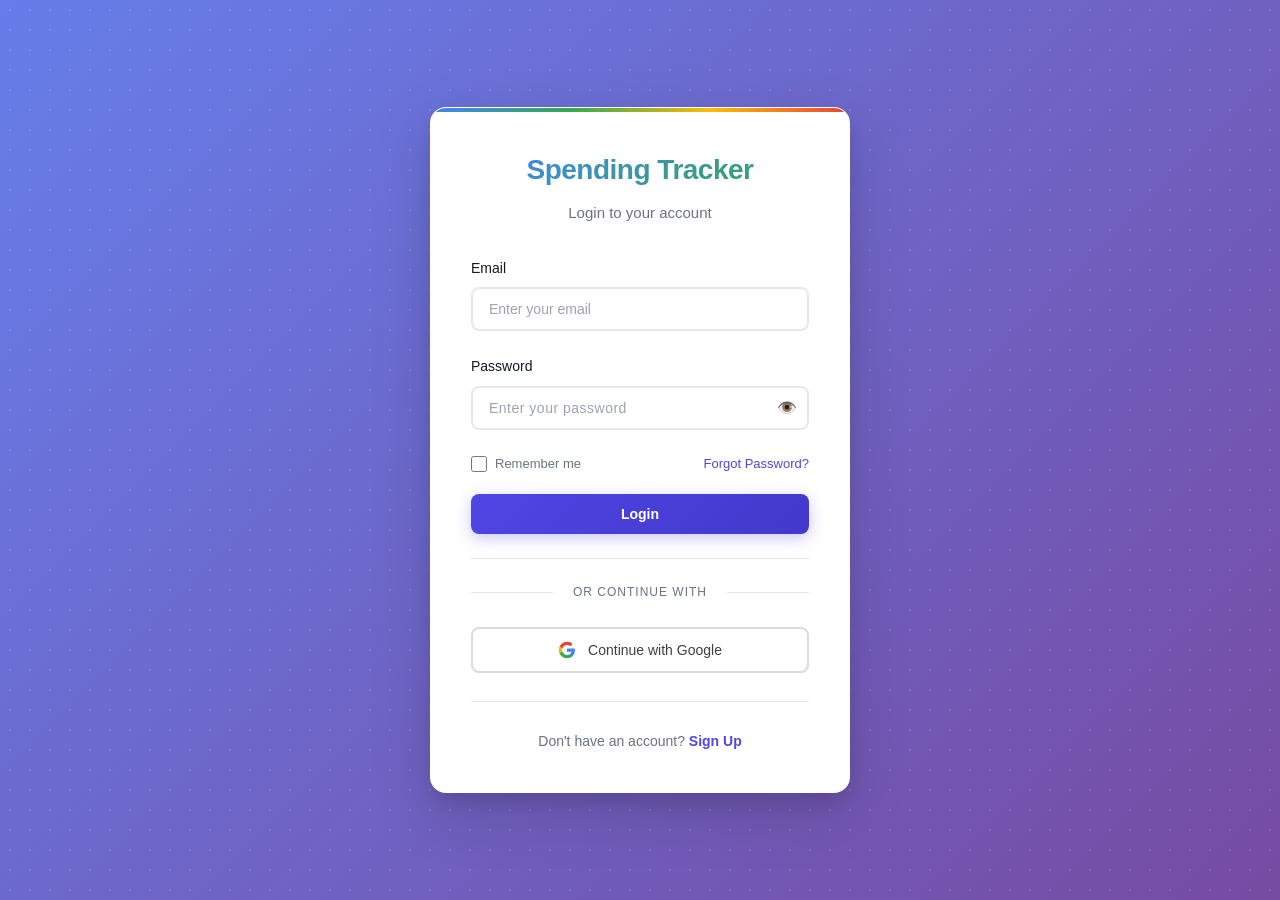
<file: src/main/resources/static/index.html>
<!DOCTYPE html>
<html lang="en">
<head>
    <meta charset="UTF-8">
    <meta name="viewport" content="width=device-width, initial-scale=1.0">
    <title>Spending Tracker - Login</title>
    <link rel="stylesheet" href="css/style.css">
</head>
<body class="auth-page">
    <div class="auth-container">
        <div class="auth-card">
            <div class="auth-header">
                <h1>Spending Tracker</h1>
                <p>Login to your account</p>
            </div>
            <form id="loginForm" class="auth-form">
                <div class="form-group">
                    <label for="email">Email</label>
                    <input type="email" id="email" name="email" required placeholder="Enter your email">
                </div>
                <div class="form-group">
                    <label for="password">Password</label>
                    <div class="password-input-wrapper">
                        <input type="password" id="password" name="password" required placeholder="Enter your password">
                        <button type="button" class="password-toggle" data-target="password" aria-label="Toggle password visibility">
                            <span class="eye-icon">👁️</span>
                        </button>
                    </div>
                </div>
                <div class="form-options">
                    <label class="remember-me">
                        <input type="checkbox" id="rememberMe">
                        <span>Remember me</span>
                    </label>
                    <a href="#" id="forgotPasswordLink" class="forgot-password">Forgot Password?</a>
                </div>
                <button type="submit" class="btn btn-primary btn-full">Login</button>
            </form>
            
            <!-- OAuth2 Login Options -->
            <div class="oauth-section">
                <div class="divider">
                    <span>or continue with</span>
                </div>
                <div class="oauth-buttons">
                    <button type="button" class="btn google-btn oauth-btn" onclick="handleGoogleLogin()">
                        <svg class="google-logo" viewBox="0 0 24 24" xmlns="http://www.w3.org/2000/svg">
                            <path d="M22.56 12.25c0-.78-.07-1.53-.2-2.25H12v4.26h5.92c-.26 1.37-1.04 2.53-2.21 3.31v2.77h3.57c2.08-1.92 3.28-4.74 3.28-8.09z" fill="#4285F4"/>
                            <path d="M12 23c2.97 0 5.46-.98 7.28-2.66l-3.57-2.77c-.98.66-2.23 1.06-3.71 1.06-2.86 0-5.29-1.93-6.16-4.53H2.18v2.84C3.99 20.53 7.7 23 12 23z" fill="#34A853"/>
                            <path d="M5.84 14.09c-.22-.66-.35-1.36-.35-2.09s.13-1.43.35-2.09V7.07H2.18C1.43 8.55 1 10.22 1 12s.43 3.45 1.18 4.93l2.85-2.22.81-.62z" fill="#FBBC05"/>
                            <path d="M12 5.38c1.62 0 3.06.56 4.21 1.64l3.15-3.15C17.45 2.09 14.97 1 12 1 7.7 1 3.99 3.47 2.18 7.07l3.66 2.84c.87-2.6 3.3-4.53 6.16-4.53z" fill="#EA4335"/>
                        </svg>
                        Continue with Google
                    </button>
                </div>
            </div>
            
            <div class="auth-footer">
                <p>Don't have an account? <a href="signup.html">Sign Up</a></p>
            </div>
        </div>
    </div>

    <!-- Forgot Password Modal -->
    <div id="forgotPasswordModal" class="modal">
        <div class="modal-content">
            <div class="modal-header">
                <h2>Reset Password</h2>
                <button class="modal-close" id="closeForgotPasswordModal">&times;</button>
            </div>
            <form id="forgotPasswordForm" class="auth-form">
                <div class="form-group">
                    <label for="resetEmail">Email</label>
                    <input type="email" id="resetEmail" name="email" required placeholder="Enter your registered email">
                </div>
                <button type="submit" class="btn btn-primary btn-full">Send OTP</button>
            </form>
        </div>
    </div>

    <!-- OTP Verification Modal -->
    <div id="otpModal" class="modal">
        <div class="modal-content">
            <div class="modal-header">
                <h2>Verify OTP</h2>
                <button class="modal-close" id="closeOtpModal">&times;</button>
            </div>
            <form id="otpForm" class="auth-form">
                <div class="form-group">
                    <label for="otpCode">OTP Code</label>
                    <input type="text" id="otpCode" name="otp" required placeholder="Enter 6-digit OTP">
                </div>
                <div class="form-group">
                    <label for="newPassword">New Password</label>
                    <div class="password-input-wrapper">
                        <input type="password" id="newPassword" name="newPassword" required placeholder="Enter new password" minlength="6">
                        <button type="button" class="password-toggle" data-target="newPassword" aria-label="Toggle password visibility">
                            <span class="eye-icon">👁️</span>
                        </button>
                    </div>
                </div>
                <div class="form-group">
                    <label for="confirmNewPassword">Confirm New Password</label>
                    <div class="password-input-wrapper">
                        <input type="password" id="confirmNewPassword" name="confirmNewPassword" required placeholder="Confirm new password" minlength="6">
                        <button type="button" class="password-toggle" data-target="confirmNewPassword" aria-label="Toggle password visibility">
                            <span class="eye-icon">👁️</span>
                        </button>
                    </div>
                </div>
                <button type="submit" class="btn btn-primary btn-full">Reset Password</button>
            </form>
        </div>
    </div>

    <div id="messageContainer" class="message-container"></div>
    <script src="js/auth.js"></script>
</body>
</html>
</file>
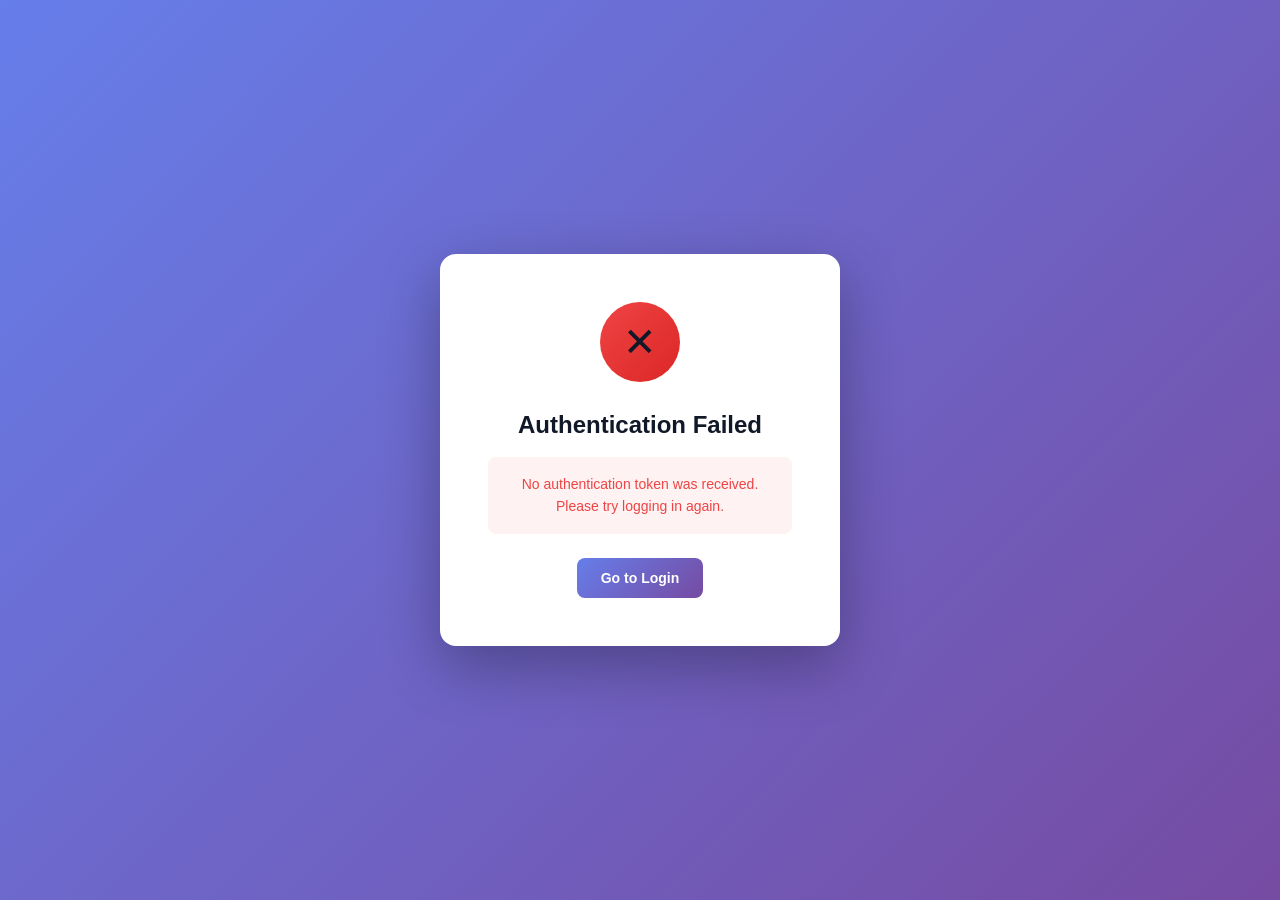
<file: src/main/resources/static/oauth-success.html>
<!DOCTYPE html>
<html lang="en">
<head>
    <meta charset="UTF-8">
    <meta name="viewport" content="width=device-width, initial-scale=1.0">
    <title>Spending Tracker - Authentication Successful</title>
    <link rel="stylesheet" href="css/style.css">
    <style>
        .oauth-success-container {
            min-height: 100vh;
            display: flex;
            align-items: center;
            justify-content: center;
            background: linear-gradient(135deg, #667eea 0%, #764ba2 100%);
        }

        .oauth-success-card {
            background: white;
            border-radius: 16px;
            padding: 48px;
            text-align: center;
            box-shadow: 0 20px 60px rgba(0, 0, 0, 0.3);
            max-width: 400px;
            width: 90%;
        }

        .success-icon {
            width: 80px;
            height: 80px;
            margin: 0 auto 24px;
            background: linear-gradient(135deg, #10b981 0%, #059669 100%);
            border-radius: 50%;
            display: flex;
            align-items: center;
            justify-content: center;
            font-size: 40px;
            animation: scaleIn 0.5s ease-out;
        }

        @keyframes scaleIn {
            0% {
                transform: scale(0);
                opacity: 0;
            }
            50% {
                transform: scale(1.1);
            }
            100% {
                transform: scale(1);
                opacity: 1;
            }
        }

        .oauth-success-card h1 {
            color: #111827;
            margin-bottom: 12px;
            font-size: 24px;
        }

        .oauth-success-card p {
            color: #6b7280;
            margin-bottom: 24px;
            font-size: 14px;
        }

        .loading-spinner {
            width: 24px;
            height: 24px;
            border: 3px solid #e5e7eb;
            border-top-color: #667eea;
            border-radius: 50%;
            animation: spin 1s linear infinite;
            margin: 0 auto;
        }

        @keyframes spin {
            to {
                transform: rotate(360deg);
            }
        }

        .error-icon {
            background: linear-gradient(135deg, #ef4444 0%, #dc2626 100%);
        }

        .error-message {
            color: #ef4444;
            background: #fef2f2;
            padding: 16px;
            border-radius: 8px;
            margin-bottom: 24px;
            font-size: 14px;
        }

        .btn {
            display: inline-block;
            padding: 12px 24px;
            background: linear-gradient(135deg, #667eea 0%, #764ba2 100%);
            color: white;
            border: none;
            border-radius: 8px;
            font-size: 14px;
            font-weight: 600;
            cursor: pointer;
            text-decoration: none;
            transition: transform 0.2s, box-shadow 0.2s;
        }

        .btn:hover {
            transform: translateY(-2px);
            box-shadow: 0 4px 12px rgba(102, 126, 234, 0.4);
        }
    </style>
</head>
<body>
    <div class="oauth-success-container">
        <div class="oauth-success-card" id="successCard">
            <div class="loading-spinner" id="loadingSpinner"></div>
            <p id="statusMessage">Processing authentication...</p>
        </div>
    </div>

    <script>
        // OAuth Success Handler
        document.addEventListener('DOMContentLoaded', function() {
            // Get the token from URL query parameters
            const urlParams = new URLSearchParams(window.location.search);
            const token = urlParams.get('token');

            const successCard = document.getElementById('successCard');
            const loadingSpinner = document.getElementById('loadingSpinner');
            const statusMessage = document.getElementById('statusMessage');

            if (token) {
                // Store the token in localStorage
                localStorage.setItem('token', token);

                // Try to decode JWT to get user info (optional)
                try {
                    const tokenPayload = JSON.parse(atob(token.split('.')[1]));
                    if (tokenPayload.sub || tokenPayload.email || tokenPayload.name) {
                        localStorage.setItem('user', JSON.stringify({
                            email: tokenPayload.email || tokenPayload.sub,
                            name: tokenPayload.name || tokenPayload.given_name || tokenPayload.email,
                            firstName: tokenPayload.given_name || tokenPayload.name?.split(' ')[0] || tokenPayload.email?.split('@')[0],
                            loginMethod: 'google'
                        }));
                    }
                } catch (e) {
                    // JWT decoding failed, but token is still valid
                    console.log('Could not decode JWT payload, but token is stored');
                }

                // Show success message
                successCard.innerHTML = `
                    <div class="success-icon">✓</div>
                    <h1>Authentication Successful!</h1>
                    <p>You have been successfully logged in. Redirecting to dashboard...</p>
                    <div class="loading-spinner"></div>
                `;

                // Redirect to dashboard after a short delay
                setTimeout(function() {
                    window.location.href = 'dashboard.html';
                }, 1500);
            } else {
                // No token found - show error
                successCard.innerHTML = `
                    <div class="success-icon error-icon">✕</div>
                    <h1>Authentication Failed</h1>
                    <div class="error-message">
                        No authentication token was received. Please try logging in again.
                    </div>
                    <button class="btn" onclick="window.location.href='index.html'">
                        Go to Login
                    </button>
                `;
            }
        });
    </script>
</body>
</html>
</file>
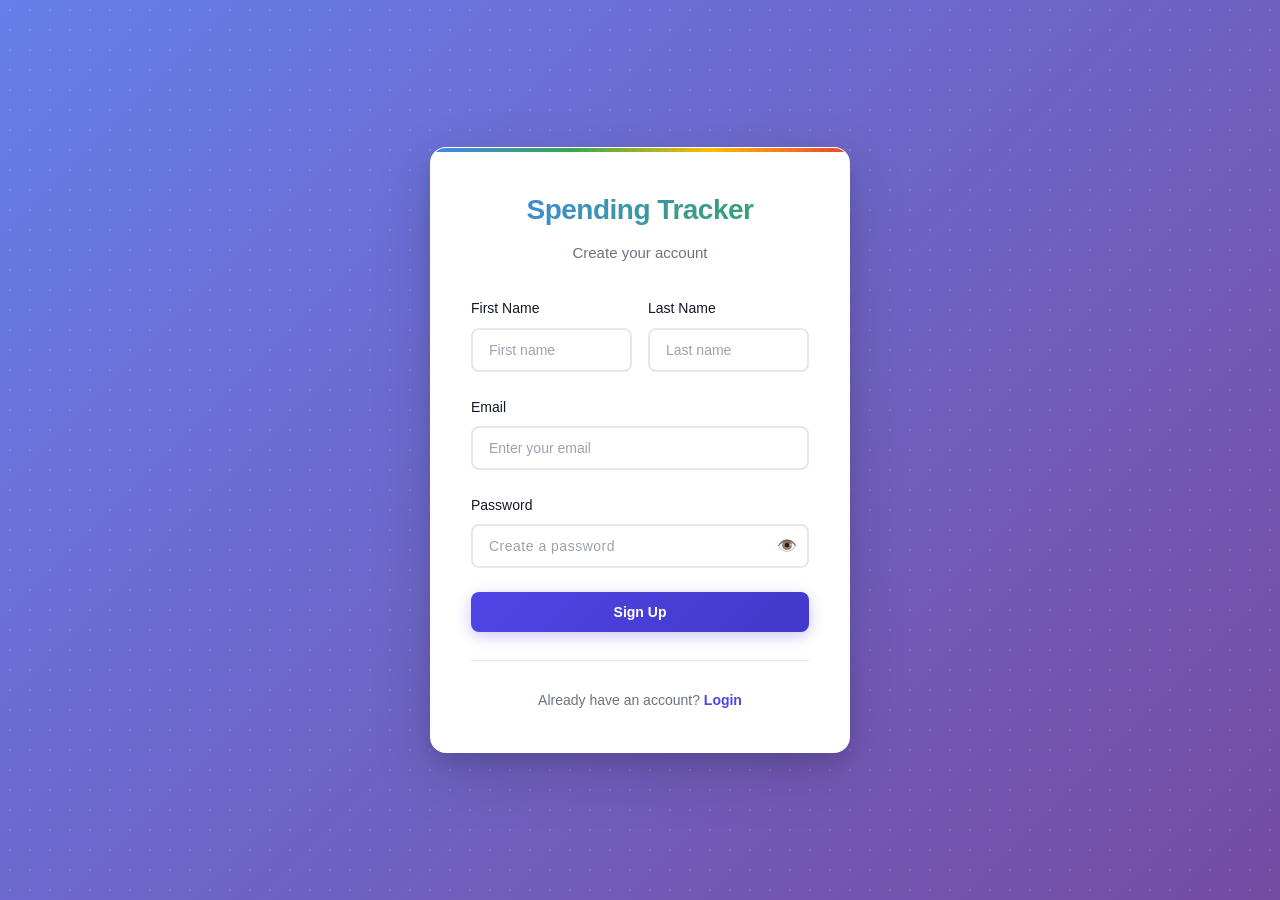
<file: src/main/resources/static/signup.html>
<!DOCTYPE html>
<html lang="en">
<head>
    <meta charset="UTF-8">
    <meta name="viewport" content="width=device-width, initial-scale=1.0">
    <title>Spending Tracker - Sign Up</title>
    <link rel="stylesheet" href="css/style.css">
</head>
<body class="auth-page">
    <div class="auth-container">
        <div class="auth-card">
            <div class="auth-header">
                <h1>Spending Tracker</h1>
                <p>Create your account</p>
            </div>
            <form id="signupForm" class="auth-form">
                <div class="form-row">
                    <div class="form-group">
                        <label for="firstName">First Name</label>
                        <input type="text" id="firstName" name="firstName" required placeholder="First name">
                    </div>
                    <div class="form-group">
                        <label for="lastName">Last Name</label>
                        <input type="text" id="lastName" name="lastName" required placeholder="Last name">
                    </div>
                </div>
                <div class="form-group">
                    <label for="email">Email</label>
                    <input type="email" id="email" name="email" required placeholder="Enter your email">
                </div>
                <div class="form-group">
                    <label for="password">Password</label>
                    <div class="password-input-wrapper">
                        <input type="password" id="password" name="password" required placeholder="Create a password" minlength="6">
                        <button type="button" class="password-toggle" data-target="password" aria-label="Toggle password visibility">
                            <span class="eye-icon">👁️</span>
                        </button>
                    </div>
                </div>
                <button type="submit" class="btn btn-primary btn-full">Sign Up</button>
            </form>
            <div class="auth-footer">
                <p>Already have an account? <a href="index.html">Login</a></p>
            </div>
        </div>
    </div>
    <div id="messageContainer" class="message-container"></div>
    <script src="js/auth.js"></script>
</body>
</html>
</file>
<file: src/main/resources/static/css/style.css>
/* CSS Reset and Base Styles */
* {
    margin: 0;
    padding: 0;
    box-sizing: border-box;
}

:root {
    --primary-color: #4f46e5;
    --primary-hover: #4338ca;
    --secondary-color: #6b7280;
    --success-color: #10b981;
    --danger-color: #ef4444;
    --warning-color: #f59e0b;
    --bg-color: #f3f4f6;
    --card-bg: #ffffff;
    --text-primary: #111827;
    --text-secondary: #6b7280;
    --border-color: #e5e7eb;
    --sidebar-width: 260px;
    --header-height: 60px;
    --transition: all 0.3s ease;
}

/* Dark Theme Variables - Enhanced for Night Use */
[data-theme="dark"] {
    --primary-color: #818cf8;
    --primary-hover: #6366f1;
    --secondary-color: #94a3b8;
    --success-color: #34d399;
    --danger-color: #f87171;
    --warning-color: #fbbf24;
    --bg-color: #0a0a0f;
    --card-bg: #151520;
    --text-primary: #e2e8f0;
    --text-secondary: #94a3b8;
    --border-color: #2a2a3a;
}

body {
    font-family: -apple-system, BlinkMacSystemFont, 'Segoe UI', Roboto, Oxygen, Ubuntu, sans-serif;
    background-color: var(--bg-color);
    color: var(--text-primary);
    line-height: 1.6;
    min-height: 100vh;
}

/* Authentication Pages */
.auth-page {
    display: flex;
    justify-content: center;
    align-items: center;
    min-height: 100vh;
    background: linear-gradient(135deg, #667eea 0%, #764ba2 100%);
    padding: 20px;
}

.auth-container {
    width: 100%;
    max-width: 420px;
}

.auth-card {
    background: var(--card-bg);
    border-radius: 16px;
    padding: 40px;
    box-shadow: 0 20px 60px rgba(0, 0, 0, 0.15);
}

.auth-header {
    text-align: center;
    margin-bottom: 32px;
}

.auth-header h1 {
    color: var(--primary-color);
    font-size: 28px;
    margin-bottom: 8px;
}

.auth-header p {
    color: var(--text-secondary);
    font-size: 14px;
}

.auth-form .form-group {
    margin-bottom: 20px;
}

.auth-form .form-row {
    display: grid;
    grid-template-columns: 1fr 1fr;
    gap: 16px;
}

.auth-footer {
    text-align: center;
    margin-top: 24px;
    padding-top: 24px;
    border-top: 1px solid var(--border-color);
}

.auth-footer a {
    color: var(--primary-color);
    text-decoration: none;
    font-weight: 500;
}

.auth-footer a:hover {
    text-decoration: underline;
}

/* Form Styles */
.form-group {
    margin-bottom: 20px;
}

.form-group label {
    display: block;
    margin-bottom: 8px;
    font-weight: 500;
    color: var(--text-primary);
    font-size: 14px;
}

.form-group input,
.form-group select {
    width: 100%;
    padding: 12px 16px;
    border: 2px solid var(--border-color);
    border-radius: 8px;
    font-size: 14px;
    transition: var(--transition);
    background-color: var(--card-bg);
    color: var(--text-primary);
}

.form-group input:focus,
.form-group select:focus {
    outline: none;
    border-color: var(--primary-color);
    box-shadow: 0 0 0 3px rgba(79, 70, 229, 0.1);
}

.form-group input::placeholder {
    color: #9ca3af;
}

/* Dark mode specific input styles */
[data-theme="dark"] .form-group input,
[data-theme="dark"] .form-group select {
    color: var(--text-primary);
    background-color: var(--card-bg);
    border-color: var(--border-color);
}

[data-theme="dark"] .form-group input::placeholder,
[data-theme="dark"] .form-group select::placeholder {
    color: var(--text-secondary);
}

[data-theme="dark"] .form-group label {
    color: var(--text-primary);
}

/* Button Styles */
.btn {
    display: inline-flex;
    align-items: center;
    justify-content: center;
    padding: 12px 24px;
    border: none;
    border-radius: 8px;
    font-size: 14px;
    font-weight: 600;
    cursor: pointer;
    transition: var(--transition);
    gap: 8px;
}

.btn-primary {
    background-color: var(--primary-color);
    color: white;
}

.btn-primary:hover {
    background-color: var(--primary-hover);
    transform: translateY(-1px);
}

.btn-secondary {
    background-color: var(--secondary-color);
    color: white;
}

.btn-secondary:hover {
    background-color: #4b5563;
}

.btn-outline {
    background-color: transparent;
    color: var(--primary-color);
    border: 2px solid var(--primary-color);
}

.btn-outline:hover {
    background-color: var(--primary-color);
    color: white;
}

.btn-danger {
    background-color: var(--danger-color);
    color: white;
}

.btn-danger:hover {
    background-color: #dc2626;
}

.btn-sm {
    padding: 8px 16px;
    font-size: 13px;
}

.btn-full {
    width: 100%;
}

/* Dashboard Layout */
.dashboard-page {
    background-color: var(--bg-color);
}

.app-container {
    display: flex;
    min-height: 100vh;
}

/* Sidebar */
.sidebar {
    width: var(--sidebar-width);
    background-color: var(--card-bg);
    border-right: 1px solid var(--border-color);
    display: flex;
    flex-direction: column;
    position: fixed;
    height: 100vh;
    left: 0;
    top: 0;
    z-index: 100;
    transition: var(--transition);
}

.sidebar-header {
    padding: 24px;
    border-bottom: 1px solid var(--border-color);
}

.sidebar-header h2 {
    color: var(--primary-color);
    font-size: 20px;
}

.sidebar-nav {
    flex: 1;
    padding: 16px;
}

.nav-item {
    display: flex;
    align-items: center;
    padding: 12px 16px;
    color: var(--text-secondary);
    text-decoration: none;
    border-radius: 8px;
    margin-bottom: 4px;
    transition: var(--transition);
}

.nav-item:hover {
    background-color: var(--bg-color);
    color: var(--text-primary);
}

.nav-item.active {
    background-color: var(--primary-color);
    color: white;
}

.nav-icon {
    font-size: 20px;
    margin-right: 12px;
}

.nav-text {
    font-weight: 500;
}

.sidebar-footer {
    padding: 16px;
    border-top: 1px solid var(--border-color);
}

.welcome-message {
    margin-bottom: 12px;
    padding: 12px 16px;
    background-color: var(--bg-color);
    border-radius: 8px;
    text-align: center;
}

.welcome-text {
    font-weight: 600;
    color: var(--text-primary);
    font-size: 14px;
}

.welcome-text span {
    color: var(--primary-color);
}

/* Main Content */
.main-content {
    flex: 1;
    margin-left: var(--sidebar-width);
    padding: 32px;
    min-height: 100vh;
}

/* Mobile Menu Toggle */
.mobile-menu-toggle {
    display: none;
    position: fixed;
    top: 16px;
    left: 16px;
    z-index: 200;
    background-color: var(--primary-color);
    border: none;
    border-radius: 8px;
    padding: 10px;
    cursor: pointer;
    flex-direction: column;
    gap: 4px;
}

.mobile-menu-toggle span {
    display: block;
    width: 20px;
    height: 2px;
    background-color: white;
    transition: var(--transition);
}

/* Section Styles */
.section {
    display: none;
}

.section.active {
    display: block;
    animation: fadeIn 0.3s ease;
}

@keyframes fadeIn {
    from {
        opacity: 0;
        transform: translateY(10px);
    }
    to {
        opacity: 1;
        transform: translateY(0);
    }
}

.section-header {
    margin-bottom: 32px;
}

.section-header h1 {
    font-size: 28px;
    color: var(--text-primary);
    margin-bottom: 8px;
}

.section-header .subtitle {
    color: var(--text-secondary);
    font-size: 14px;
}

/* Dashboard Cards */
.dashboard-cards {
    display: grid;
    grid-template-columns: repeat(auto-fit, minmax(280px, 1fr));
    gap: 24px;
    margin-bottom: 40px;
}

.card {
    background-color: var(--card-bg);
    border-radius: 12px;
    padding: 24px;
    display: flex;
    align-items: center;
    gap: 20px;
    box-shadow: 0 4px 6px rgba(0, 0, 0, 0.05);
    transition: var(--transition);
}

.card:hover {
    transform: translateY(-4px);
    box-shadow: 0 8px 25px rgba(0, 0, 0, 0.1);
}

.card-icon {
    font-size: 40px;
    width: 70px;
    height: 70px;
    display: flex;
    align-items: center;
    justify-content: center;
    background-color: var(--bg-color);
    border-radius: 12px;
}

.card-content h3 {
    font-size: 14px;
    color: var(--text-secondary);
    margin-bottom: 4px;
    font-weight: 500;
}

.card-value {
    font-size: 28px;
    font-weight: 700;
    color: var(--text-primary);
}

/* Recent Activity */
.recent-activity {
    background-color: var(--card-bg);
    border-radius: 12px;
    padding: 24px;
    box-shadow: 0 4px 6px rgba(0, 0, 0, 0.05);
}

.recent-activity h2 {
    font-size: 18px;
    margin-bottom: 20px;
    color: var(--text-primary);
}

.recent-list {
    display: flex;
    flex-direction: column;
    gap: 12px;
}

.recent-item {
    display: flex;
    justify-content: space-between;
    align-items: center;
    padding: 16px;
    background-color: var(--bg-color);
    border-radius: 8px;
}

.recent-item-info h4 {
    font-size: 14px;
    font-weight: 600;
    margin-bottom: 4px;
}

.recent-item-info p {
    font-size: 12px;
    color: var(--text-secondary);
}

.recent-item-amount {
    font-weight: 700;
    color: var(--danger-color);
}

/* Filter Bar */
.filter-bar {
    display: flex;
    align-items: center;
    gap: 16px;
    margin-bottom: 24px;
    padding: 16px;
    background-color: var(--card-bg);
    border-radius: 8px;
    box-shadow: 0 2px 4px rgba(0, 0, 0, 0.05);
}

.filter-bar label {
    font-weight: 500;
    color: var(--text-secondary);
}

.filter-select {
    padding: 10px 16px;
    border: 2px solid var(--border-color);
    border-radius: 8px;
    font-size: 14px;
    min-width: 200px;
    cursor: pointer;
    transition: var(--transition);
}

.filter-select:focus {
    outline: none;
    border-color: var(--primary-color);
}

/* Table Styles */
.table-container {
    background-color: var(--card-bg);
    border-radius: 12px;
    overflow: hidden;
    box-shadow: 0 4px 6px rgba(0, 0, 0, 0.05);
    margin-bottom: 24px;
}

.expenses-table {
    width: 100%;
    border-collapse: collapse;
}

.expenses-table th,
.expenses-table td {
    padding: 16px;
    text-align: left;
}

.expenses-table th {
    background-color: var(--bg-color);
    font-weight: 600;
    color: var(--text-secondary);
    font-size: 13px;
    text-transform: uppercase;
    letter-spacing: 0.5px;
}

.expenses-table tr {
    border-bottom: 1px solid var(--border-color);
}

.expenses-table tr:last-child {
    border-bottom: none;
}

.expenses-table tr:hover {
    background-color: var(--bg-color);
}

.expenses-table .actions {
    display: flex;
    gap: 8px;
}

/* Pagination */
.pagination {
    display: flex;
    justify-content: center;
    align-items: center;
    gap: 16px;
}

.page-info {
    font-weight: 500;
    color: var(--text-secondary);
}

/* Form Card */
.form-card {
    background-color: var(--card-bg);
    border-radius: 12px;
    padding: 32px;
    box-shadow: 0 4px 6px rgba(0, 0, 0, 0.05);
    max-width: 600px;
}

.expense-form .form-group {
    margin-bottom: 24px;
}

.form-actions {
    display: flex;
    gap: 16px;
    margin-top: 32px;
}

/* Modal */
.modal {
    display: none;
    position: fixed;
    top: 0;
    left: 0;
    width: 100%;
    height: 100%;
    background-color: rgba(0, 0, 0, 0.5);
    z-index: 1000;
    justify-content: center;
    align-items: center;
    padding: 20px;
}

.modal.active {
    display: flex;
}

.modal-content {
    background-color: var(--card-bg);
    border-radius: 12px;
    width: 100%;
    max-width: 500px;
    animation: modalSlide 0.3s ease;
}

@keyframes modalSlide {
    from {
        opacity: 0;
        transform: translateY(-20px);
    }
    to {
        opacity: 1;
        transform: translateY(0);
    }
}

.modal-header {
    display: flex;
    justify-content: space-between;
    align-items: center;
    padding: 20px 24px;
    border-bottom: 1px solid var(--border-color);
}

.modal-header h2 {
    font-size: 18px;
    color: var(--text-primary);
}

.modal-close {
    background: none;
    border: none;
    font-size: 24px;
    cursor: pointer;
    color: var(--text-secondary);
    padding: 4px;
    line-height: 1;
}

.modal-close:hover {
    color: var(--text-primary);
}

.modal-content form {
    padding: 24px;
}

/* Message Container */
.message-container {
    position: fixed;
    top: 20px;
    right: 20px;
    z-index: 2000;
    display: flex;
    flex-direction: column;
    gap: 12px;
}

.message {
    padding: 16px 24px;
    border-radius: 8px;
    color: white;
    font-weight: 500;
    animation: slideIn 0.3s ease;
    max-width: 350px;
}

@keyframes slideIn {
    from {
        opacity: 0;
        transform: translateX(100%);
    }
    to {
        opacity: 1;
        transform: translateX(0);
    }
}

.message.success {
    background-color: var(--success-color);
}

.message.error {
    background-color: var(--danger-color);
}

.message.warning {
    background-color: var(--warning-color);
}

/* Empty State */
.empty-state {
    text-align: center;
    padding: 60px 20px;
    color: var(--text-secondary);
}

.empty-state-icon {
    font-size: 48px;
    margin-bottom: 16px;
}

.empty-state h3 {
    font-size: 18px;
    margin-bottom: 8px;
    color: var(--text-primary);
}

/* Loading Spinner */
.loading {
    display: flex;
    justify-content: center;
    align-items: center;
    padding: 40px;
}

.spinner {
    width: 40px;
    height: 40px;
    border: 4px solid var(--border-color);
    border-top-color: var(--primary-color);
    border-radius: 50%;
    animation: spin 1s linear infinite;
}

@keyframes spin {
    to {
        transform: rotate(360deg);
    }
}

/* Responsive Design */
@media (max-width: 1024px) {
    .sidebar {
        transform: translateX(-100%);
    }

    .sidebar.open {
        transform: translateX(0);
    }

    .main-content {
        margin-left: 0;
    }

    .mobile-menu-toggle {
        display: flex;
    }
}

@media (max-width: 768px) {
    .auth-card {
        padding: 24px;
    }

    .auth-form .form-row {
        grid-template-columns: 1fr;
    }

    .main-content {
        padding: 80px 12px 32px;
    }

    .section-header h1 {
        font-size: 24px;
    }

    .dashboard-cards {
        grid-template-columns: 1fr;
        gap: 16px;
    }

    .filter-bar {
        flex-direction: column;
        align-items: stretch;
        gap: 12px;
        padding: 12px;
    }

    .filter-bar label {
        font-size: 13px;
    }

    .filter-select {
        width: 100%;
        font-size: 13px;
    }

    /* Improved Mobile Table Layout */
    .table-container {
        margin-bottom: 16px;
        border-radius: 8px;
        overflow: hidden;
    }

    .expenses-table {
        display: block;
        width: 100%;
        overflow-x: auto;
        -webkit-overflow-scrolling: touch;
    }

    .expenses-table th,
    .expenses-table td {
        padding: 10px 8px;
        font-size: 12px;
        white-space: normal;
        word-wrap: break-word;
        max-width: 150px;
    }

    .expenses-table th {
        font-size: 11px;
        letter-spacing: 0.02em;
        padding: 10px 8px;
    }

    .expenses-table .actions {
        display: flex;
        gap: 6px;
        white-space: nowrap;
    }

    .expenses-table .actions .btn {
        padding: 6px 10px;
        font-size: 11px;
    }

    .form-card {
        padding: 20px 16px;
    }

    .form-actions {
        flex-direction: column;
        gap: 12px;
    }

    .form-actions .btn {
        width: 100%;
    }

    /* Pagination */
    .pagination {
        flex-direction: row;
        justify-content: center;
        align-items: center;
        gap: 12px;
        flex-wrap: wrap;
    }

    .page-info {
        font-size: 12px;
        order: 0;
    }

    .pagination .btn {
        padding: 8px 14px;
        font-size: 12px;
    }

    .btn-outline {
        padding: 8px 14px;
        font-size: 12px;
    }
}

@media (max-width: 480px) {
    .card {
        padding: 20px;
    }

    .card-icon {
        width: 56px;
        height: 56px;
        font-size: 28px;
    }

    .card-value {
        font-size: 24px;
    }

    .expenses-table th,
    .expenses-table td {
        padding: 10px 8px;
        font-size: 12px;
    }

    .expenses-table tbody td {
        padding: 6px 10px;
        font-size: 12px;
    }

    .expenses-table tbody td::before {
        font-size: 11px;
        min-width: 70px;
    }

    .btn-sm {
        padding: 6px 12px;
        font-size: 12px;
    }

    .filter-bar {
        gap: 10px;
    }

    .filter-select {
        font-size: 14px;
    }

    .save-as-pdf-btn {
        width: 100%;
        justify-content: center;
        font-size: 14px;
    }
}

/* Extra small devices and very narrow screens */
@media (max-width: 360px) {
    .expenses-table tbody td {
        padding: 5px 8px;
        font-size: 11px;
    }

    .expenses-table tbody td::before {
        font-size: 10px;
        min-width: 60px;
    }

    .filter-select {
        font-size: 13px;
        padding: 8px 12px;
    }

    .pagination {
        gap: 6px;
    }

    .page-info {
        font-size: 12px;
    }
}

/* Password Input Wrapper Styles */
.password-input-wrapper {
    position: relative;
    display: flex;
    align-items: center;
}

.password-input-wrapper input[type="password"] {
    font-family: inherit;
    letter-spacing: 0.5px;
    padding-right: 40px; /* Space for the toggle button */
}

.password-input-wrapper input[type="password"]:focus {
    border-color: var(--primary-color);
    box-shadow: 0 0 0 3px rgba(79, 70, 229, 0.1);
}

.password-toggle {
    position: absolute;
    right: 10px;
    background: none;
    border: none;
    cursor: pointer;
    padding: 4px;
    border-radius: 4px;
    transition: var(--transition);
    display: flex;
    align-items: center;
    justify-content: center;
    width: 24px;
    height: 24px;
}

.password-toggle:hover {
    background-color: var(--bg-color);
}

.password-toggle:focus {
    outline: 2px solid var(--primary-color);
    outline-offset: 2px;
}

.eye-icon {
    font-size: 16px;
    line-height: 1;
}

/* OAuth2 Section Styles */
.oauth-section {
    margin-top: 24px;
    padding-top: 24px;
    border-top: 1px solid var(--border-color);
}

.divider {
    display: flex;
    align-items: center;
    text-align: center;
    margin-bottom: 20px;
}

.divider::before,
.divider::after {
    content: '';
    flex: 1;
    border-bottom: 1px solid var(--border-color);
}

.divider span {
    padding: 0 16px;
    color: var(--text-secondary);
    font-size: 13px;
    font-weight: 500;
}

.oauth-buttons {
    display: flex;
    flex-direction: column;
    gap: 12px;
}

.oauth-btn {
    display: flex;
    align-items: center;
    justify-content: center;
    gap: 12px;
    padding: 12px 24px;
    font-size: 14px;
    font-weight: 500;
    border-radius: 8px;
    transition: var(--transition);
    cursor: pointer;
}

.oauth-btn:hover {
    transform: translateY(-1px);
    box-shadow: 0 4px 12px rgba(0, 0, 0, 0.1);
}

.oauth-icon {
    font-size: 18px;
}

/* Google Button Specific Styles */
.google-btn {
    background-color: #ffffff;
    border: 2px solid #dadce0;
    color: #3c4043;
}

.google-btn:hover {
    background-color: #f8f9fa;
    border-color: #d2e3fc;
    box-shadow: 0 1px 3px rgba(0, 0, 0, 0.08);
}

.google-logo {
    width: 18px;
    height: 18px;
    object-fit: contain;
}

/* Enhanced Login Page Styles */
.auth-card {
    position: relative;
    overflow: hidden;
    backdrop-filter: blur(10px);
    border: 1px solid rgba(255, 255, 255, 0.2);
}

.auth-card::before {
    content: '';
    position: absolute;
    top: 0;
    left: 0;
    right: 0;
    height: 4px;
    background: linear-gradient(90deg, #4285f4, #34a853, #fbbc05, #ea4335);
}

.auth-header h1 {
    background: linear-gradient(135deg, #4285f4, #34a853);
    -webkit-background-clip: text;
    -webkit-text-fill-color: transparent;
    background-clip: text;
    font-weight: 700;
    letter-spacing: -0.5px;
    margin-bottom: 8px;
}

.auth-header p {
    font-size: 15px;
    color: var(--text-secondary);
    margin-top: 4px;
    font-weight: 400;
}

/* Enhanced Auth Page Background */
.auth-page {
    background: linear-gradient(135deg, #667eea 0%, #764ba2 100%);
    background-attachment: fixed;
    position: relative;
}

.auth-page::before {
    content: '';
    position: absolute;
    top: 0;
    left: 0;
    right: 0;
    bottom: 0;
    background: radial-gradient(circle at center, rgba(255, 255, 255, 0.1) 1px, transparent 1px);
    background-size: 20px 20px;
    pointer-events: none;
}

/* Floating Animation for Auth Container */
.auth-container {
    animation: float 6s ease-in-out infinite;
}

@keyframes float {
    0%, 100% {
        transform: translateY(0px);
    }
    50% {
        transform: translateY(-10px);
    }
}

/* Enhanced Input Field Focus Effects */
.form-group {
    position: relative;
}

.form-group::after {
    content: '';
    position: absolute;
    bottom: 0;
    left: 0;
    width: 0;
    height: 2px;
    background: linear-gradient(90deg, var(--primary-color), #34a853);
    transition: width 0.3s ease;
}

.form-group input:focus + .password-input-wrapper + .form-group::after,
.form-group input:focus::after {
    width: 100%;
}

/* Enhanced Google Button Hover Effects */
.google-btn {
    position: relative;
    overflow: hidden;
}

.google-btn::before {
    content: '';
    position: absolute;
    top: 50%;
    left: 50%;
    width: 0;
    height: 0;
    background: radial-gradient(circle, rgba(255, 255, 255, 0.8) 0%, transparent 70%);
    border-radius: 50%;
    transform: translate(-50%, -50%);
    transition: width 0.3s, height 0.3s;
    pointer-events: none;
}

.google-btn:hover::before {
    width: 300px;
    height: 300px;
}

/* Subtle shadow for auth card */
.auth-card {
    box-shadow: 0 20px 60px rgba(0, 0, 0, 0.15), 0 10px 20px rgba(0, 0, 0, 0.1);
}

/* Enhanced form group spacing */
.auth-form .form-group {
    margin-bottom: 24px;
}

/* Better spacing for remember me and forgot password */
.form-options {
    margin-bottom: 28px;
}

/* Enhanced Form Input Styles */
.form-group input {
    transition: all 0.2s ease;
}

.form-group input:focus {
    transform: translateY(-1px);
    box-shadow: 0 4px 12px rgba(79, 70, 229, 0.15);
}

/* Enhanced Button Styles */
.btn-primary {
    background: linear-gradient(135deg, var(--primary-color), var(--primary-hover));
    box-shadow: 0 4px 15px rgba(79, 70, 229, 0.3);
    transition: all 0.3s ease;
}

.btn-primary:hover {
    transform: translateY(-2px);
    box-shadow: 0 6px 20px rgba(79, 70, 229, 0.4);
}

.btn-primary:active {
    transform: translateY(0);
}

/* Form Options Enhancement */
.form-options {
    display: flex;
    justify-content: space-between;
    align-items: center;
    margin-bottom: 20px;
    font-size: 13px;
}

.remember-me {
    display: flex;
    align-items: center;
    gap: 8px;
    cursor: pointer;
    color: var(--text-secondary);
}

.remember-me input[type="checkbox"] {
    width: 16px;
    height: 16px;
    cursor: pointer;
    accent-color: var(--primary-color);
}

.forgot-password {
    color: var(--primary-color);
    text-decoration: none;
    font-weight: 500;
    transition: color 0.2s ease;
}

.forgot-password:hover {
    color: var(--primary-hover);
    text-decoration: underline;
}

/* Social Login Divider Enhancement */
.oauth-section .divider {
    margin-bottom: 24px;
}

.oauth-section .divider span {
    background-color: var(--card-bg);
    padding: 0 20px;
    font-size: 12px;
    text-transform: uppercase;
    letter-spacing: 1px;
    color: var(--text-secondary);
}

/* Auth Footer Enhancement */
.auth-footer {
    margin-top: 28px;
    padding-top: 28px;
    border-top: 1px solid var(--border-color);
}

.auth-footer p {
    color: var(--text-secondary);
    font-size: 14px;
}

.auth-footer a {
    color: var(--primary-color);
    font-weight: 600;
    text-decoration: none;
    transition: all 0.2s ease;
}

.auth-footer a:hover {
    color: var(--primary-hover);
    text-decoration: underline;
}

/* Loading State for Buttons */
.btn.loading {
    pointer-events: none;
    opacity: 0.7;
    position: relative;
    color: transparent;
}

.btn.loading::after {
    content: '';
    position: absolute;
    width: 16px;
    height: 16px;
    top: 50%;
    left: 50%;
    margin-left: -8px;
    margin-top: -8px;
    border: 2px solid rgba(255, 255, 255, 0.3);
    border-top-color: white;
    border-radius: 50%;
    animation: spin 0.8s linear infinite;
}

/* Input Validation States */
.form-group input.error {
    border-color: var(--danger-color);
    box-shadow: 0 0 0 3px rgba(239, 68, 68, 0.1);
}

.form-group input.success {
    border-color: var(--success-color);
    box-shadow: 0 0 0 3px rgba(16, 185, 129, 0.1);
}

/* Error Message Styles */
.error-message {
    color: var(--danger-color);
    font-size: 12px;
    margin-top: 4px;
    display: flex;
    align-items: center;
    gap: 4px;
}

/* Success Message Styles */
.success-message {
    color: var(--success-color);
    font-size: 12px;
    margin-top: 4px;
}

/* Password Change Modal Specific Styles */
#changePasswordModal .form-actions {
    display: flex;
    gap: 16px;
    margin-top: 24px;
}

/* Theme Toggle (Dark Mode Switch) */
.theme-toggle {
    position: fixed;
    top: 20px;
    right: 20px;
    z-index: 300;
}

.dark-mode-switch {
    display: none;
}

.theme-toggle-label {
    display: flex;
    align-items: center;
    justify-content: center;
    width: 60px;
    height: 32px;
    background-color: var(--card-bg);
    border: 2px solid var(--border-color);
    border-radius: 20px;
    cursor: pointer;
    position: relative;
    transition: var(--transition);
    box-shadow: 0 2px 8px rgba(0, 0, 0, 0.1);
}

.theme-toggle-label:hover {
    transform: scale(1.05);
    box-shadow: 0 4px 12px rgba(0, 0, 0, 0.15);
}

.theme-toggle-sun,
.theme-toggle-moon {
    font-size: 14px;
    position: absolute;
    transition: var(--transition);
}

.theme-toggle-sun {
    left: 8px;
    opacity: 1;
}

.theme-toggle-moon {
    right: 8px;
    opacity: 0.3;
}

.theme-toggle-ball {
    position: absolute;
    width: 22px;
    height: 22px;
    background: linear-gradient(135deg, #fbbf24 0%, #f59e0b 100%);
    border-radius: 50%;
    left: 3px;
    transition: var(--transition);
    box-shadow: 0 2px 4px rgba(0, 0, 0, 0.2);
}

/* Dark mode toggle state */
.dark-mode-switch:checked + .theme-toggle-label {
    background-color: #1a1a25;
    border-color: #3a3a50;
}

.dark-mode-switch:checked + .theme-toggle-label .theme-toggle-sun {
    opacity: 0.3;
}

.dark-mode-switch:checked + .theme-toggle-label .theme-toggle-moon {
    opacity: 1;
}

.dark-mode-switch:checked + .theme-toggle-label .theme-toggle-ball {
    left: 33px;
    background: linear-gradient(135deg, #93c5fd 0%, #60a5fa 100%);
    box-shadow: 0 2px 8px rgba(96, 165, 250, 0.4);
}

/* Responsive adjustments for theme toggle */
@media (max-width: 768px) {
    .theme-toggle {
        top: 16px;
        right: 16px;
    }
    
    .theme-toggle-label {
        width: 52px;
        height: 28px;
    }
    
    .theme-toggle-ball {
        width: 20px;
        height: 20px;
    }
    
    .dark-mode-switch:checked + .theme-toggle-label .theme-toggle-ball {
        left: 28px;
    }
}

/* Utility Classes */
.text-center {
    text-align: center;
}

.mt-20 {
    margin-top: 20px;
}

.mb-20 {
    margin-bottom: 20px;
}

.hidden {
    display: none !important;
}
</file>
